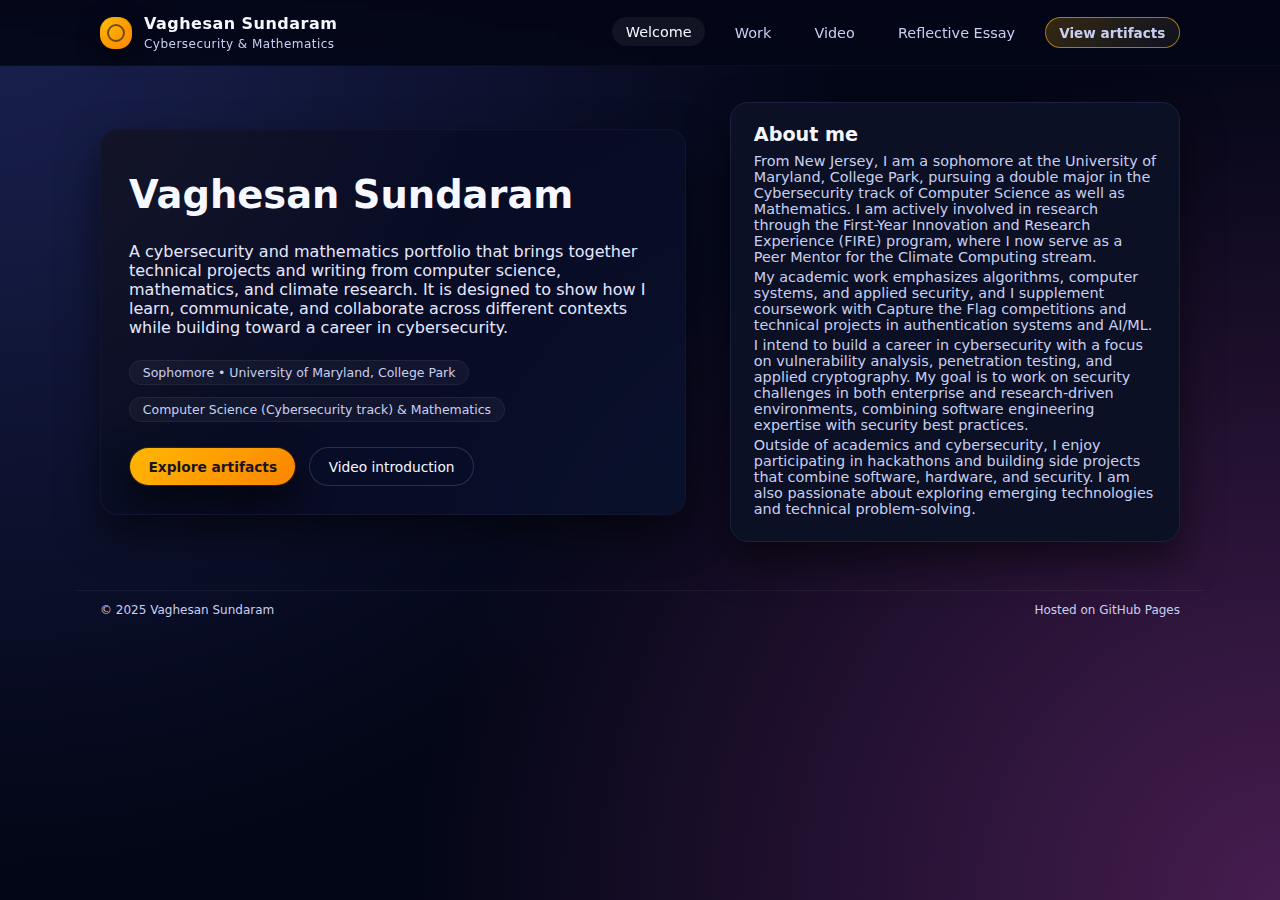
<file: index.html>
<!DOCTYPE html>
<html lang="en">
<head>
  <meta charset="UTF-8" />
  <title>Portfolio | Vaghesan Sundaram</title>
  <meta name="viewport" content="width=device-width, initial-scale=1" />
  <link rel="stylesheet" href="assets/css/style.css" />
</head>
<body>
  <header class="site-header">
    <nav class="nav">
      <a href="index.html" class="nav-brand">
        <span class="nav-logo"></span>
        <span>
          <span>Vaghesan Sundaram</span><br />
          <span class="nav-subtitle">Cybersecurity & Mathematics</span>
        </span>
      </a>
      <div class="nav-links">
        <a href="index.html" aria-current="page">Welcome</a>
        <a href="work.html">Work</a>
        <a href="video.html">Video</a>
        <a href="reflective.html">Reflective Essay</a>
        <a href="work.html" class="nav-cta">View artifacts</a>
      </div>
    </nav>
  </header>

  <main class="page">
    <section class="hero">
      <div class="hero-main">
        <div class="hero-main-inner">
          <h1 class="hero-title">
            Vaghesan Sundaram
          </h1>
          <p class="hero-tagline">
            A cybersecurity and mathematics portfolio that brings together technical projects and writing from computer science, mathematics, and climate research.
            It is designed to show how I learn, communicate, and collaborate across different contexts while building toward a career in cybersecurity.
          </p>

          <div class="hero-meta">
            <span class="badge">Sophomore • University of Maryland, College Park</span>
            <span class="badge">Computer Science (Cybersecurity track) & Mathematics</span>
          </div>

          <div class="hero-actions">
            <a href="work.html" class="btn btn-primary">
              Explore artifacts
            </a>
            <a href="video.html" class="btn btn-ghost">
              Video introduction
            </a>
          </div>
        </div>
      </div>

      <aside class="hero-aside">
        <article class="panel">
          <h2>About me</h2>
          <p>
            From New Jersey, I am a sophomore at the University of Maryland, College Park, pursuing a double major in the Cybersecurity track of Computer Science as well as Mathematics.
            I am actively involved in research through the First-Year Innovation and Research Experience (FIRE) program, where I now serve as a Peer Mentor for the Climate Computing stream.
          </p>
          <p>
            My academic work emphasizes algorithms, computer systems, and applied security, and I supplement coursework with Capture the Flag competitions and technical projects in authentication systems and AI/ML.
          </p>
          <p>
            I intend to build a career in cybersecurity with a focus on vulnerability analysis, penetration testing, and applied cryptography. My goal is to work on security challenges in both enterprise and research-driven environments, combining software engineering expertise with security best practices.
          </p>
          <p>
            Outside of academics and cybersecurity, I enjoy participating in hackathons and building side projects that combine software, hardware, and security. I am also passionate about exploring emerging technologies and technical problem-solving.
          </p>
        </article>
      </aside>
    </section>
  </main>

  <footer class="site-footer">
    <span>© 2025 Vaghesan Sundaram</span>
    <span>Hosted on GitHub Pages</span>
  </footer>
</body>
</html>
</file>
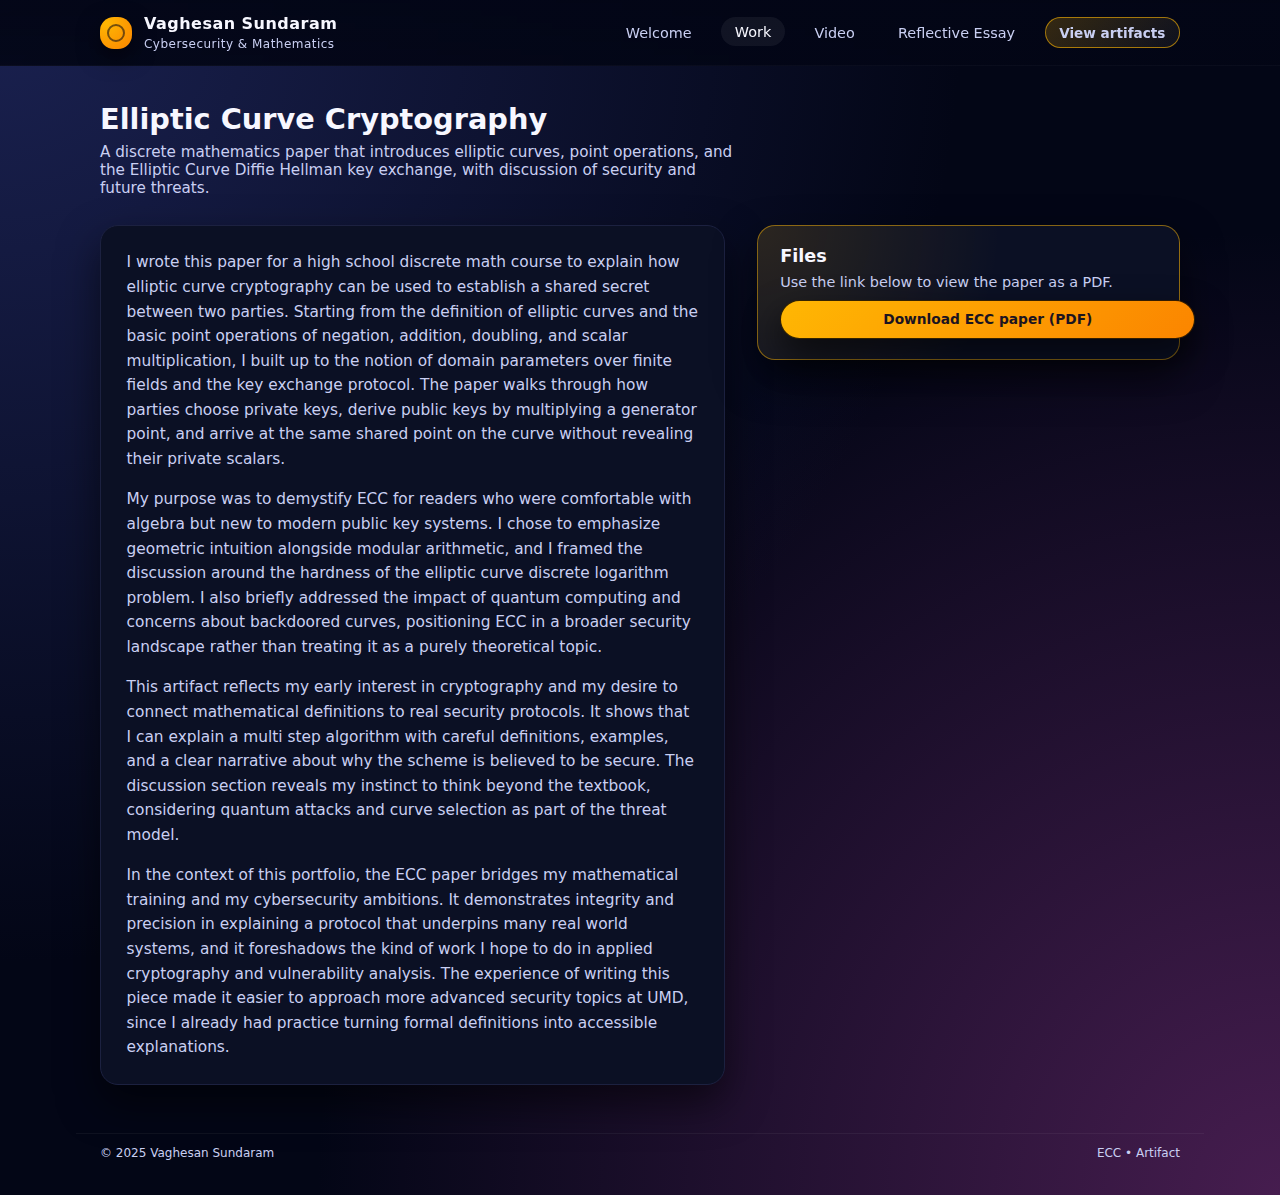
<file: artifact-ecc.html>
<!DOCTYPE html>
<html lang="en">
<head>
  <meta charset="UTF-8" />
  <title>Elliptic Curve Cryptography Paper | Artifact | Vaghesan Sundaram</title>
  <meta name="viewport" content="width=device-width, initial-scale=1" />
  <link rel="stylesheet" href="assets/css/style.css" />
</head>
<body>
  <header class="site-header">
    <nav class="nav">
      <a href="index.html" class="nav-brand">
        <span class="nav-logo"></span>
        <span>
          <span>Vaghesan Sundaram</span><br />
          <span class="nav-subtitle">Cybersecurity & Mathematics</span>
        </span>
      </a>
      <div class="nav-links">
        <a href="index.html">Welcome</a>
        <a href="work.html" aria-current="page">Work</a>
        <a href="video.html">Video</a>
        <a href="reflective.html">Reflective Essay</a>
        <a href="work.html" class="nav-cta">View artifacts</a>
      </div>
    </nav>
  </header>

  <main class="page">
    <header class="page-heading">
      <h1>Elliptic Curve Cryptography</h1>
      <p>
        A discrete mathematics paper that introduces elliptic curves, point operations, and the Elliptic Curve Diffie Hellman key exchange, with discussion of security and future threats.
      </p>
    </header>

    <section class="layout-split">
      <article class="article">

        <p>
          I wrote this paper for a high school discrete math course to explain how elliptic curve cryptography can be used to establish a shared secret between two parties.
          Starting from the definition of elliptic curves and the basic point operations of negation, addition, doubling, and scalar multiplication, I built up to the notion of domain parameters over finite fields and the key exchange protocol.
          The paper walks through how parties choose private keys, derive public keys by multiplying a generator point, and arrive at the same shared point on the curve without revealing their private scalars.
        </p>
        <p>
          My purpose was to demystify ECC for readers who were comfortable with algebra but new to modern public key systems.
          I chose to emphasize geometric intuition alongside modular arithmetic, and I framed the discussion around the hardness of the elliptic curve discrete logarithm problem.
          I also briefly addressed the impact of quantum computing and concerns about backdoored curves, positioning ECC in a broader security landscape rather than treating it as a purely theoretical topic.
        </p>


        <p>
          This artifact reflects my early interest in cryptography and my desire to connect mathematical definitions to real security protocols.
          It shows that I can explain a multi step algorithm with careful definitions, examples, and a clear narrative about why the scheme is believed to be secure.
          The discussion section reveals my instinct to think beyond the textbook, considering quantum attacks and curve selection as part of the threat model.
        </p>
        <p>
          In the context of this portfolio, the ECC paper bridges my mathematical training and my cybersecurity ambitions.
          It demonstrates integrity and precision in explaining a protocol that underpins many real world systems, and it foreshadows the kind of work I hope to do in applied cryptography and vulnerability analysis.
          The experience of writing this piece made it easier to approach more advanced security topics at UMD, since I already had practice turning formal definitions into accessible explanations.
        </p>
      </article>

      <aside class="sidebar-box">
        <h2>Files</h2>
        <p style="font-size:0.9rem;color:var(--muted);">
          Use the link below to view the paper as a PDF.
        </p>
        <a
          href="assets/artifacts/Elliptic_Curve_Cryptography.pdf"
          class="btn btn-primary"
          target="_blank"
          rel="noopener"
        >
          Download ECC paper (PDF)
        </a>
      </aside>

    </section>
  </main>

  <footer class="site-footer">
    <span>© 2025 Vaghesan Sundaram</span>
    <span>ECC • Artifact</span>
  </footer>
</body>
</html>
</file>
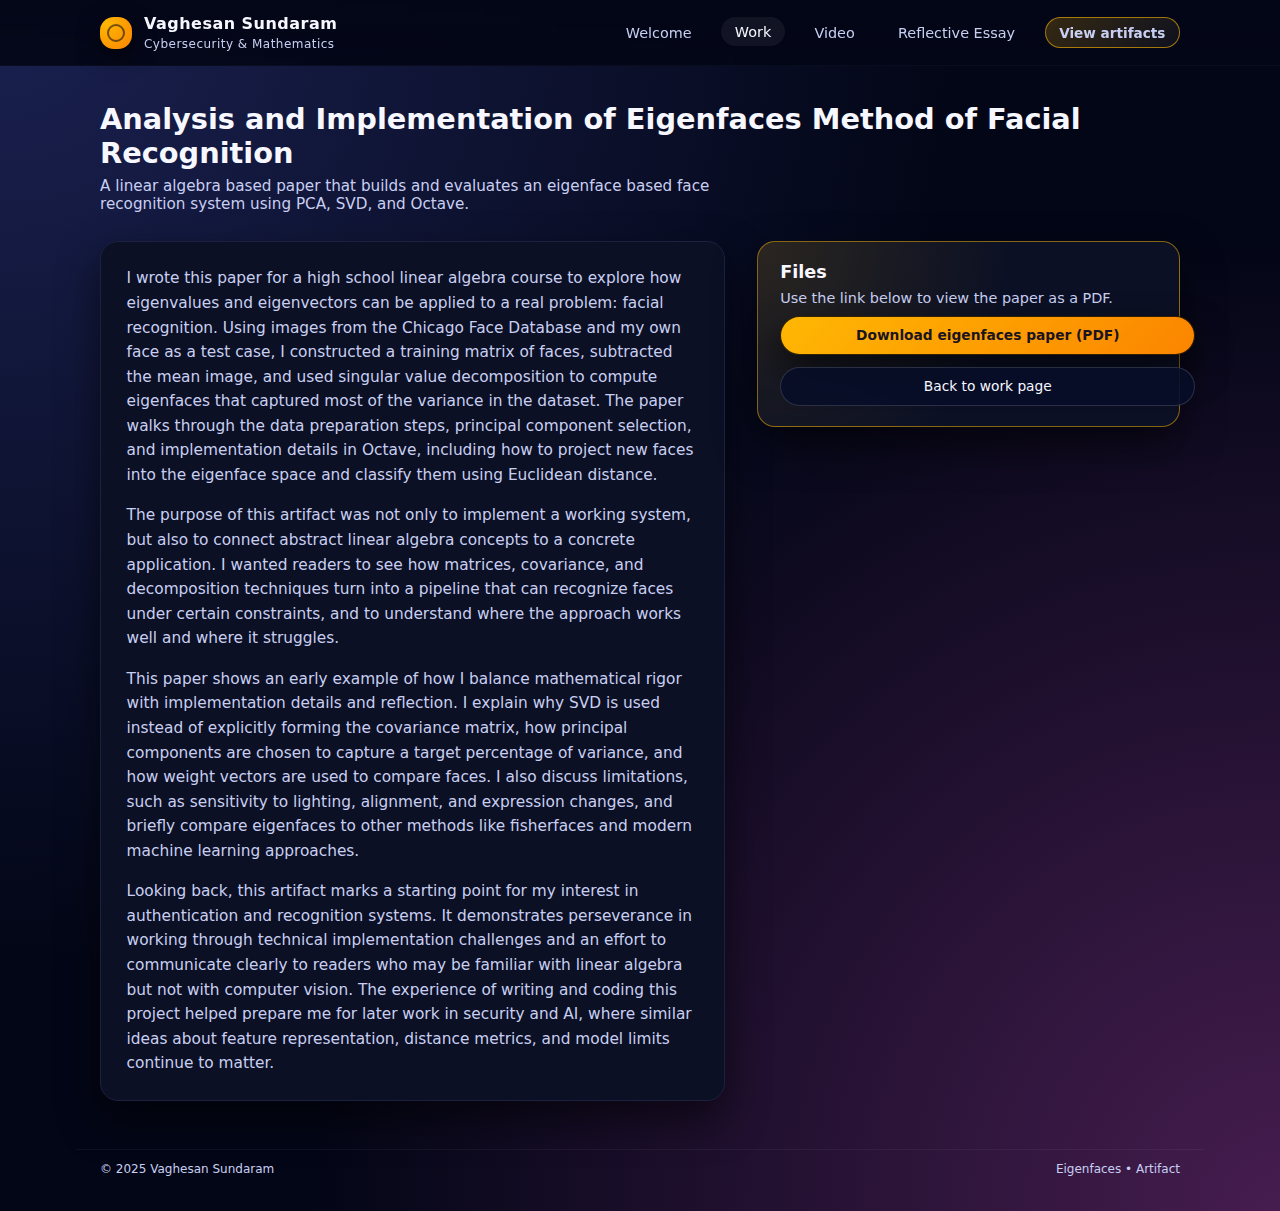
<file: artifact-eigenfaces.html>
<!DOCTYPE html>
<html lang="en">
<head>
  <meta charset="UTF-8" />
  <title>Eigenfaces Paper | Artifact | Vaghesan Sundaram</title>
  <meta name="viewport" content="width=device-width, initial-scale=1" />
  <link rel="stylesheet" href="assets/css/style.css" />
</head>
<body>
  <header class="site-header">
    <nav class="nav">
      <a href="index.html" class="nav-brand">
        <span class="nav-logo"></span>
        <span>
          <span>Vaghesan Sundaram</span><br />
          <span class="nav-subtitle">Cybersecurity & Mathematics</span>
        </span>
      </a>
      <div class="nav-links">
        <a href="index.html">Welcome</a>
        <a href="work.html" aria-current="page">Work</a>
        <a href="video.html">Video</a>
        <a href="reflective.html">Reflective Essay</a>
        <a href="work.html" class="nav-cta">View artifacts</a>
      </div>
    </nav>
  </header>

  <main class="page">
    <header class="page-heading">
      <h1>Analysis and Implementation of Eigenfaces Method of Facial Recognition</h1>
      <p>
        A linear algebra based paper that builds and evaluates an eigenface based face recognition system using PCA, SVD, and Octave.
      </p>
    </header>

    <section class="layout-split">
      <article class="article">
    
        <p>
          I wrote this paper for a high school linear algebra course to explore how eigenvalues and eigenvectors can be applied to a real problem: facial recognition.
          Using images from the Chicago Face Database and my own face as a test case, I constructed a training matrix of faces, subtracted the mean image, and used singular value decomposition to compute eigenfaces that captured most of the variance in the dataset.
          The paper walks through the data preparation steps, principal component selection, and implementation details in Octave, including how to project new faces into the eigenface space and classify them using Euclidean distance.
        </p>
        <p>
          The purpose of this artifact was not only to implement a working system, but also to connect abstract linear algebra concepts to a concrete application.
          I wanted readers to see how matrices, covariance, and decomposition techniques turn into a pipeline that can recognize faces under certain constraints, and to understand where the approach works well and where it struggles.
        </p>

    
        <p>
          This paper shows an early example of how I balance mathematical rigor with implementation details and reflection.
          I explain why SVD is used instead of explicitly forming the covariance matrix, how principal components are chosen to capture a target percentage of variance, and how weight vectors are used to compare faces.
          I also discuss limitations, such as sensitivity to lighting, alignment, and expression changes, and briefly compare eigenfaces to other methods like fisherfaces and modern machine learning approaches.
        </p>
        <p>
          Looking back, this artifact marks a starting point for my interest in authentication and recognition systems.
          It demonstrates perseverance in working through technical implementation challenges and an effort to communicate clearly to readers who may be familiar with linear algebra but not with computer vision.
          The experience of writing and coding this project helped prepare me for later work in security and AI, where similar ideas about feature representation, distance metrics, and model limits continue to matter.
        </p>
      </article>

      <aside class="sidebar-box">
        <h2>Files</h2>
        <p style="font-size:0.9rem;color:var(--muted);">
          Use the link below to view the paper as a PDF.
        </p>
        <a
          href="assets/artifacts/Eigenfaces.pdf"
          class="btn btn-primary"
          target="_blank"
          rel="noopener"
        >
          Download eigenfaces paper (PDF)
        </a>
        <a href="work.html" class="btn btn-ghost" style="margin-top:0.75rem;">
          Back to work page
        </a>
      </aside>
    </section>
  </main>

  <footer class="site-footer">
    <span>© 2025 Vaghesan Sundaram</span>
    <span>Eigenfaces • Artifact</span>
  </footer>
</body>
</html>
</file>
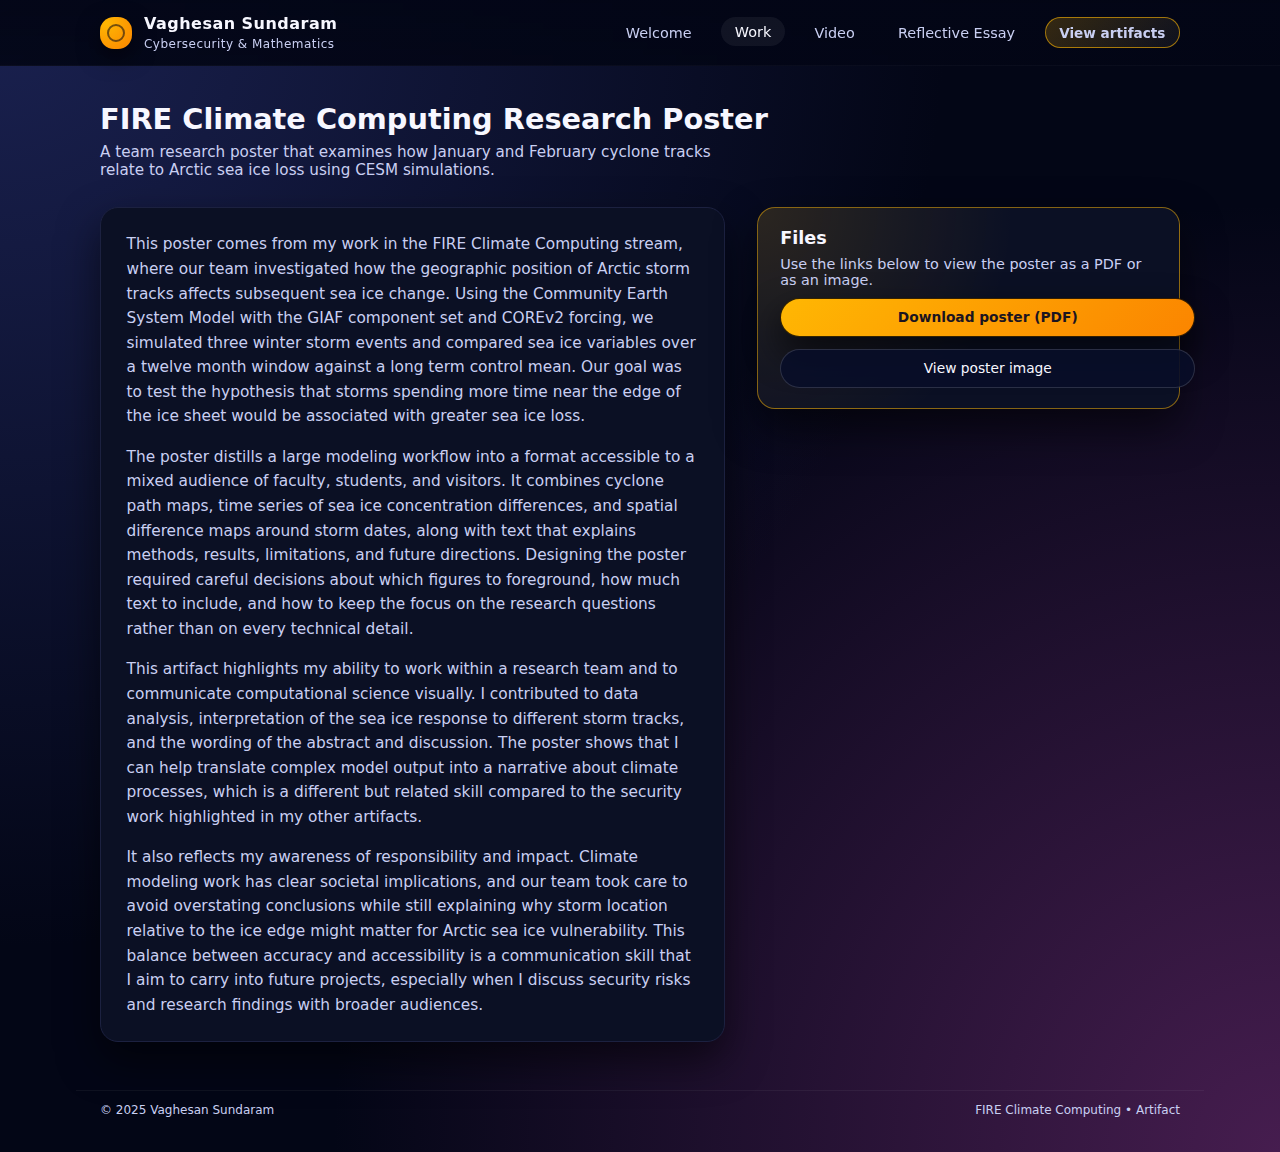
<file: artifact-fire-poster.html>
<!DOCTYPE html>
<html lang="en">
<head>
  <meta charset="UTF-8" />
  <title>FIRE Climate Computing Poster | Artifact | Vaghesan Sundaram</title>
  <meta name="viewport" content="width=device-width, initial-scale=1" />
  <link rel="stylesheet" href="assets/css/style.css" />
</head>
<body>
  <header class="site-header">
    <nav class="nav">
      <a href="index.html" class="nav-brand">
        <span class="nav-logo"></span>
        <span>
          <span>Vaghesan Sundaram</span><br />
          <span class="nav-subtitle">Cybersecurity & Mathematics</span>
        </span>
      </a>
      <div class="nav-links">
        <a href="index.html">Welcome</a>
        <a href="work.html" aria-current="page">Work</a>
        <a href="video.html">Video</a>
        <a href="reflective.html">Reflective Essay</a>
        <a href="work.html" class="nav-cta">View artifacts</a>
      </div>
    </nav>
  </header>

  <main class="page">
    <header class="page-heading">
      <h1>FIRE Climate Computing Research Poster</h1>
      <p>
        A team research poster that examines how January and February cyclone tracks relate to Arctic sea ice loss using CESM simulations.
      </p>
    </header>

    <section class="layout-split">
      <article class="article">
        <p>
          This poster comes from my work in the FIRE Climate Computing stream, where our team investigated how the geographic position of Arctic storm tracks affects subsequent sea ice change.
          Using the Community Earth System Model with the GIAF component set and COREv2 forcing, we simulated three winter storm events and compared sea ice variables over a twelve month window against a long term control mean.
          Our goal was to test the hypothesis that storms spending more time near the edge of the ice sheet would be associated with greater sea ice loss.
        </p>
        <p>
          The poster distills a large modeling workflow into a format accessible to a mixed audience of faculty, students, and visitors.
          It combines cyclone path maps, time series of sea ice concentration differences, and spatial difference maps around storm dates, along with text that explains methods, results, limitations, and future directions.
          Designing the poster required careful decisions about which figures to foreground, how much text to include, and how to keep the focus on the research questions rather than on every technical detail.
        </p>

        <p>
          This artifact highlights my ability to work within a research team and to communicate computational science visually.
          I contributed to data analysis, interpretation of the sea ice response to different storm tracks, and the wording of the abstract and discussion.
          The poster shows that I can help translate complex model output into a narrative about climate processes, which is a different but related skill compared to the security work highlighted in my other artifacts.
        </p>
        <p>
          It also reflects my awareness of responsibility and impact.
          Climate modeling work has clear societal implications, and our team took care to avoid overstating conclusions while still explaining why storm location relative to the ice edge might matter for Arctic sea ice vulnerability.
          This balance between accuracy and accessibility is a communication skill that I aim to carry into future projects, especially when I discuss security risks and research findings with broader audiences.
        </p>
      </article>

      <aside class="sidebar-box">
        <h2>Files</h2>
        <p style="font-size:0.9rem;color:var(--muted);">
          Use the links below to view the poster as a PDF or as an image.
        </p>
        <a
          href="assets/artifacts/Fire_Poster.pdf"
          class="btn btn-primary"
          target="_blank"
          rel="noopener"
        >
          Download poster (PDF)
        </a>
        <a
          href="assets/artifacts/FIRE_poster.png"
          class="btn btn-ghost"
          target="_blank"
          rel="noopener"
        >
          View poster image
        </a>
      </aside>

    </section>
  </main>

  <footer class="site-footer">
    <span>© 2025 Vaghesan Sundaram</span>
    <span>FIRE Climate Computing • Artifact</span>
  </footer>
</body>
</html>
</file>
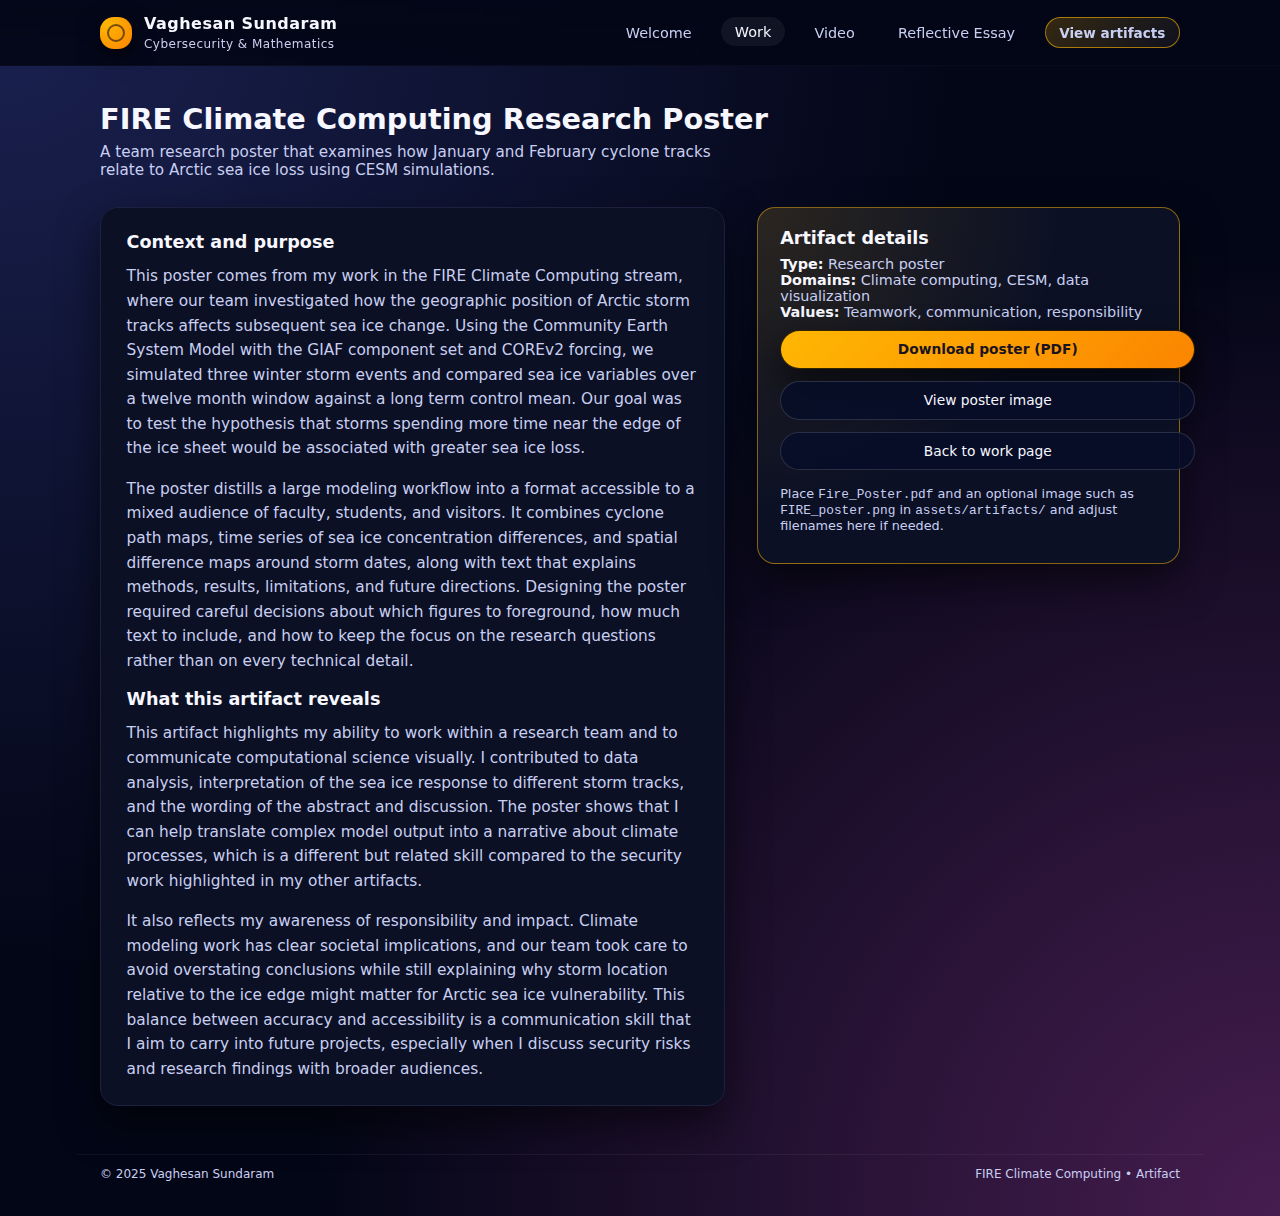
<file: artifact-fire.html>
<!DOCTYPE html>
<html lang="en">
<head>
  <meta charset="UTF-8" />
  <title>FIRE Climate Computing Poster | Artifact | Vaghesan Sundaram</title>
  <meta name="viewport" content="width=device-width, initial-scale=1" />
  <link rel="stylesheet" href="assets/css/style.css" />
</head>
<body>
  <header class="site-header">
    <nav class="nav">
      <a href="index.html" class="nav-brand">
        <span class="nav-logo"></span>
        <span>
          <span>Vaghesan Sundaram</span><br />
          <span class="nav-subtitle">Cybersecurity & Mathematics</span>
        </span>
      </a>
      <div class="nav-links">
        <a href="index.html">Welcome</a>
        <a href="work.html" aria-current="page">Work</a>
        <a href="video.html">Video</a>
        <a href="reflective.html">Reflective Essay</a>
        <a href="work.html" class="nav-cta">View artifacts</a>
      </div>
    </nav>
  </header>

  <main class="page">
    <header class="page-heading">
      <h1>FIRE Climate Computing Research Poster</h1>
      <p>
        A team research poster that examines how January and February cyclone tracks relate to Arctic sea ice loss using CESM simulations.
      </p>
    </header>

    <section class="layout-split">
      <article class="article">
        <h2>Context and purpose</h2>
        <p>
          This poster comes from my work in the FIRE Climate Computing stream, where our team investigated how the geographic position of Arctic storm tracks affects subsequent sea ice change.
          Using the Community Earth System Model with the GIAF component set and COREv2 forcing, we simulated three winter storm events and compared sea ice variables over a twelve month window against a long term control mean.
          Our goal was to test the hypothesis that storms spending more time near the edge of the ice sheet would be associated with greater sea ice loss.
        </p>
        <p>
          The poster distills a large modeling workflow into a format accessible to a mixed audience of faculty, students, and visitors.
          It combines cyclone path maps, time series of sea ice concentration differences, and spatial difference maps around storm dates, along with text that explains methods, results, limitations, and future directions.
          Designing the poster required careful decisions about which figures to foreground, how much text to include, and how to keep the focus on the research questions rather than on every technical detail.
        </p>

        <h2>What this artifact reveals</h2>
        <p>
          This artifact highlights my ability to work within a research team and to communicate computational science visually.
          I contributed to data analysis, interpretation of the sea ice response to different storm tracks, and the wording of the abstract and discussion.
          The poster shows that I can help translate complex model output into a narrative about climate processes, which is a different but related skill compared to the security work highlighted in my other artifacts.
        </p>
        <p>
          It also reflects my awareness of responsibility and impact.
          Climate modeling work has clear societal implications, and our team took care to avoid overstating conclusions while still explaining why storm location relative to the ice edge might matter for Arctic sea ice vulnerability.
          This balance between accuracy and accessibility is a communication skill that I aim to carry into future projects, especially when I discuss security risks and research findings with broader audiences.
        </p>
      </article>

      <aside class="sidebar-box">
        <h2>Artifact details</h2>
        <p class="artifact-meta">
          <strong>Type:</strong> Research poster<br />
          <strong>Domains:</strong> Climate computing, CESM, data visualization<br />
          <strong>Values:</strong> Teamwork, communication, responsibility
        </p>
        <a
          href="assets/artifacts/Fire_Poster.pdf"
          class="btn btn-primary"
          target="_blank"
          rel="noopener"
        >
          Download poster (PDF)
        </a>
        <a
          href="assets/artifacts/FIRE_poster.pdf"
          class="btn btn-ghost"
          target="_blank"
          rel="noopener"
          style="margin-top:0.75rem;"
        >
          View poster image
        </a>
        <a href="work.html" class="btn btn-ghost" style="margin-top:0.75rem;">
          Back to work page
        </a>
        <p style="margin-top:1rem;font-size:0.8rem;color:var(--muted);">
          Place <code>Fire_Poster.pdf</code> and an optional image such as
          <code>FIRE_poster.png</code> in <code>assets/artifacts/</code> and adjust
          filenames here if needed.
        </p>
      </aside>
    </section>
  </main>

  <footer class="site-footer">
    <span>© 2025 Vaghesan Sundaram</span>
    <span>FIRE Climate Computing • Artifact</span>
  </footer>
</body>
</html>
</file>
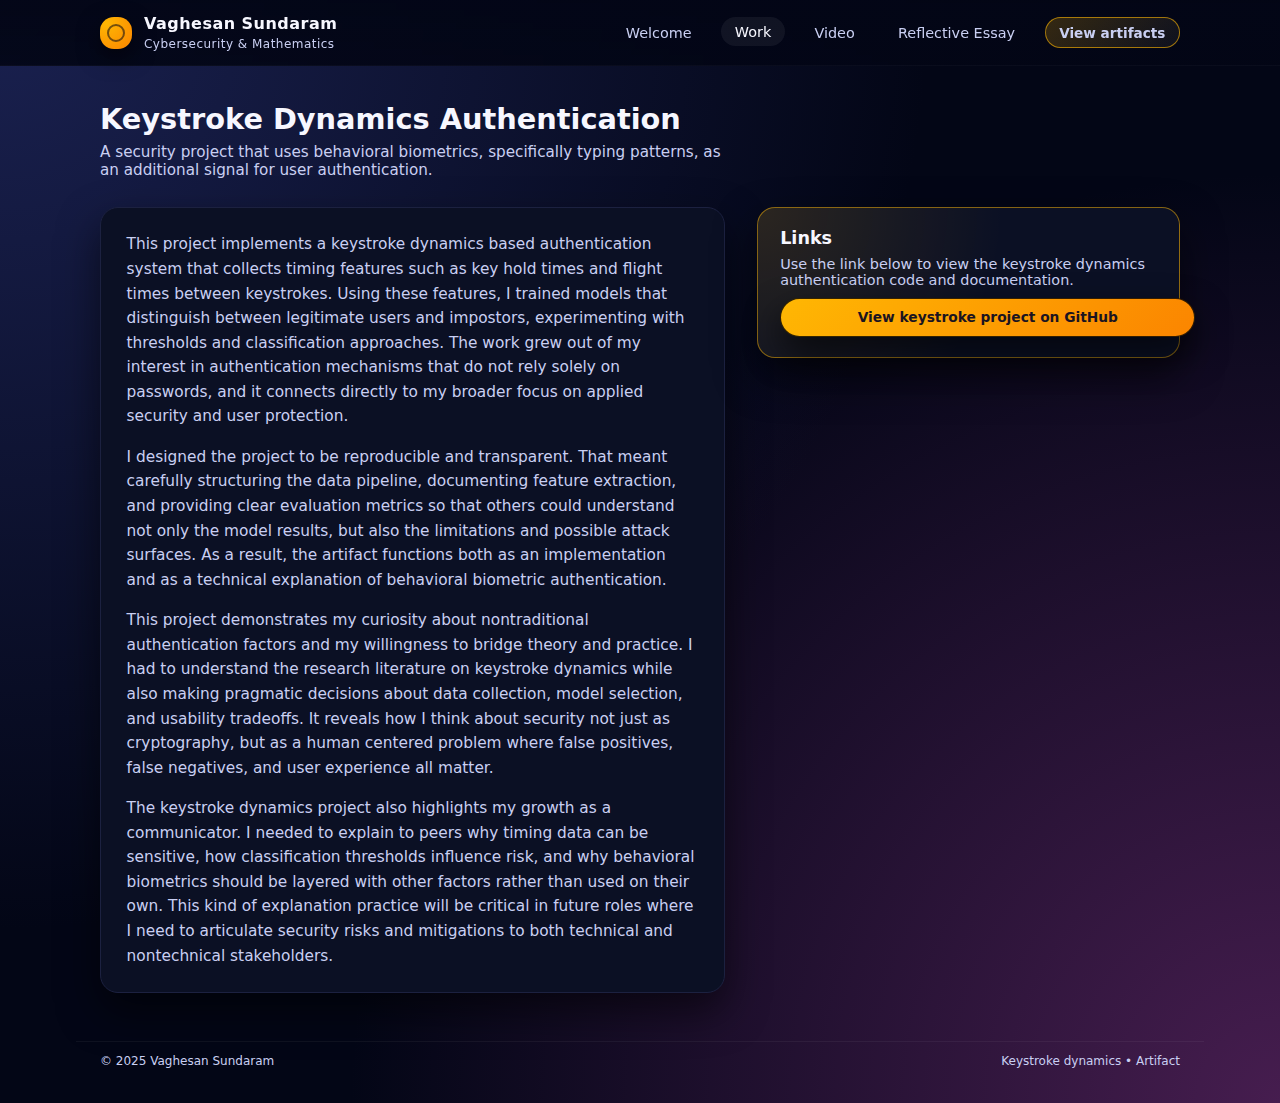
<file: artifact-keystroke.html>
<!DOCTYPE html>
<html lang="en">
<head>
  <meta charset="UTF-8" />
  <title>Keystroke Dynamics Authentication | Artifact | Vaghesan Sundaram</title>
  <meta name="viewport" content="width=device-width, initial-scale=1" />
  <link rel="stylesheet" href="assets/css/style.css" />
</head>
<body>
  <header class="site-header">
    <nav class="nav">
      <a href="index.html" class="nav-brand">
        <span class="nav-logo"></span>
        <span>
          <span>Vaghesan Sundaram</span><br />
          <span class="nav-subtitle">Cybersecurity & Mathematics</span>
        </span>
      </a>
      <div class="nav-links">
        <a href="index.html">Welcome</a>
        <a href="work.html" aria-current="page">Work</a>
        <a href="video.html">Video</a>
        <a href="reflective.html">Reflective Essay</a>
        <a href="work.html" class="nav-cta">View artifacts</a>
      </div>
    </nav>
  </header>

  <main class="page">
    <header class="page-heading">
      <h1>Keystroke Dynamics Authentication</h1>
      <p>
        A security project that uses behavioral biometrics, specifically typing patterns, as an additional signal for user authentication.
      </p>
    </header>

    <section class="layout-split">
      <article class="article">
        <p>
          This project implements a keystroke dynamics based authentication system that collects timing features such as key hold times and flight times between keystrokes.
          Using these features, I trained models that distinguish between legitimate users and impostors, experimenting with thresholds and classification approaches.
          The work grew out of my interest in authentication mechanisms that do not rely solely on passwords, and it connects directly to my broader focus on applied security and user protection.
        </p>
        <p>
          I designed the project to be reproducible and transparent.
          That meant carefully structuring the data pipeline, documenting feature extraction, and providing clear evaluation metrics so that others could understand not only the model results, but also the limitations and possible attack surfaces.
          As a result, the artifact functions both as an implementation and as a technical explanation of behavioral biometric authentication.
        </p>

        <p>
          This project demonstrates my curiosity about nontraditional authentication factors and my willingness to bridge theory and practice.
          I had to understand the research literature on keystroke dynamics while also making pragmatic decisions about data collection, model selection, and usability tradeoffs.
          It reveals how I think about security not just as cryptography, but as a human centered problem where false positives, false negatives, and user experience all matter.
        </p>
        <p>
          The keystroke dynamics project also highlights my growth as a communicator.
          I needed to explain to peers why timing data can be sensitive, how classification thresholds influence risk, and why behavioral biometrics should be layered with other factors rather than used on their own.
          This kind of explanation practice will be critical in future roles where I need to articulate security risks and mitigations to both technical and nontechnical stakeholders.
        </p>
      </article>

      <aside class="sidebar-box">
        <h2>Links</h2>
        <p style="font-size:0.9rem;color:var(--muted);">
          Use the link below to view the keystroke dynamics authentication code and documentation.
        </p>
        <a
          href="https://github.com/VaghesanSundaram/keystrokes-dynamics-authentication"
          class="btn btn-primary"
          target="_blank"
          rel="noopener"
        >
          View keystroke project on GitHub
        </a>
      </aside>

    </section>
  </main>

  <footer class="site-footer">
    <span>© 2025 Vaghesan Sundaram</span>
    <span>Keystroke dynamics • Artifact</span>
  </footer>
</body>
</html>
</file>
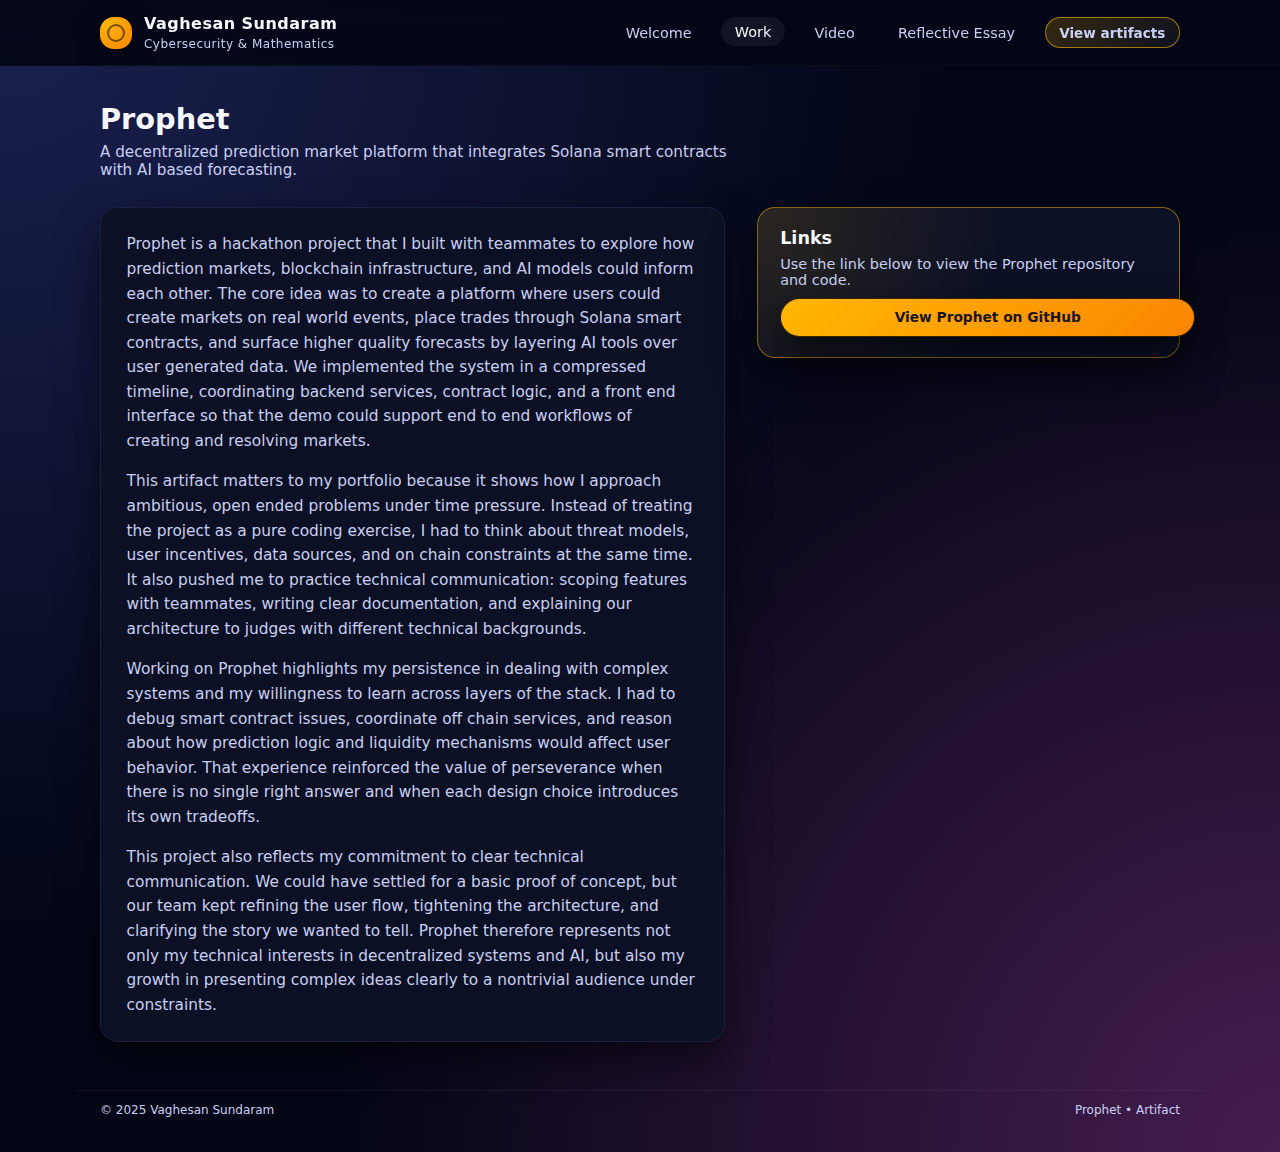
<file: artifact-prophet.html>
<!DOCTYPE html>
<html lang="en">
<head>
  <meta charset="UTF-8" />
  <title>Prophet | Artifact | Vaghesan Sundaram</title>
  <meta name="viewport" content="width=device-width, initial-scale=1" />
  <link rel="stylesheet" href="assets/css/style.css" />
</head>
<body>
  <header class="site-header">
    <nav class="nav">
      <a href="index.html" class="nav-brand">
        <span class="nav-logo"></span>
        <span>
          <span>Vaghesan Sundaram</span><br />
          <span class="nav-subtitle">Cybersecurity & Mathematics</span>
        </span>
      </a>
      <div class="nav-links">
        <a href="index.html">Welcome</a>
        <a href="work.html" aria-current="page">Work</a>
        <a href="video.html">Video</a>
        <a href="reflective.html">Reflective Essay</a>
        <a href="work.html" class="nav-cta">View artifacts</a>
      </div>
    </nav>
  </header>

  <main class="page">
    <header class="page-heading">
      <h1>Prophet</h1>
      <p>
        A decentralized prediction market platform that integrates Solana smart contracts with AI based forecasting.
      </p>
    </header>

    <section class="layout-split">
      <article class="article">
        <p>
          Prophet is a hackathon project that I built with teammates to explore how prediction markets, blockchain infrastructure, and AI models could inform each other.
          The core idea was to create a platform where users could create markets on real world events, place trades through Solana smart contracts, and surface higher quality forecasts by layering AI tools over user generated data.
          We implemented the system in a compressed timeline, coordinating backend services, contract logic, and a front end interface so that the demo could support end to end workflows of creating and resolving markets.
        </p>
        <p>
          This artifact matters to my portfolio because it shows how I approach ambitious, open ended problems under time pressure.
          Instead of treating the project as a pure coding exercise, I had to think about threat models, user incentives, data sources, and on chain constraints at the same time.
          It also pushed me to practice technical communication: scoping features with teammates, writing clear documentation, and explaining our architecture to judges with different technical backgrounds.
        </p>

        <p>
          Working on Prophet highlights my persistence in dealing with complex systems and my willingness to learn across layers of the stack.
          I had to debug smart contract issues, coordinate off chain services, and reason about how prediction logic and liquidity mechanisms would affect user behavior.
          That experience reinforced the value of perseverance when there is no single right answer and when each design choice introduces its own tradeoffs.
        </p>
        <p>
          This project also reflects my commitment to clear technical communication.
          We could have settled for a basic proof of concept, but our team kept refining the user flow, tightening the architecture, and clarifying the story we wanted to tell.
          Prophet therefore represents not only my technical interests in decentralized systems and AI, but also my growth in presenting complex ideas clearly to a nontrivial audience under constraints.
        </p>
      </article>

            <aside class="sidebar-box">
        <h2>Links</h2>
        <p style="font-size:0.9rem;color:var(--muted);">
          Use the link below to view the Prophet repository and code.
        </p>
        <a
          href="https://github.com/shaanompatel/Prophet"
          class="btn btn-primary"
          target="_blank"
          rel="noopener"
        >
          View Prophet on GitHub
        </a>
      </aside>

    </section>
  </main>

  <footer class="site-footer">
    <span>© 2025 Vaghesan Sundaram</span>
    <span>Prophet • Artifact</span>
  </footer>
</body>
</html>
</file>
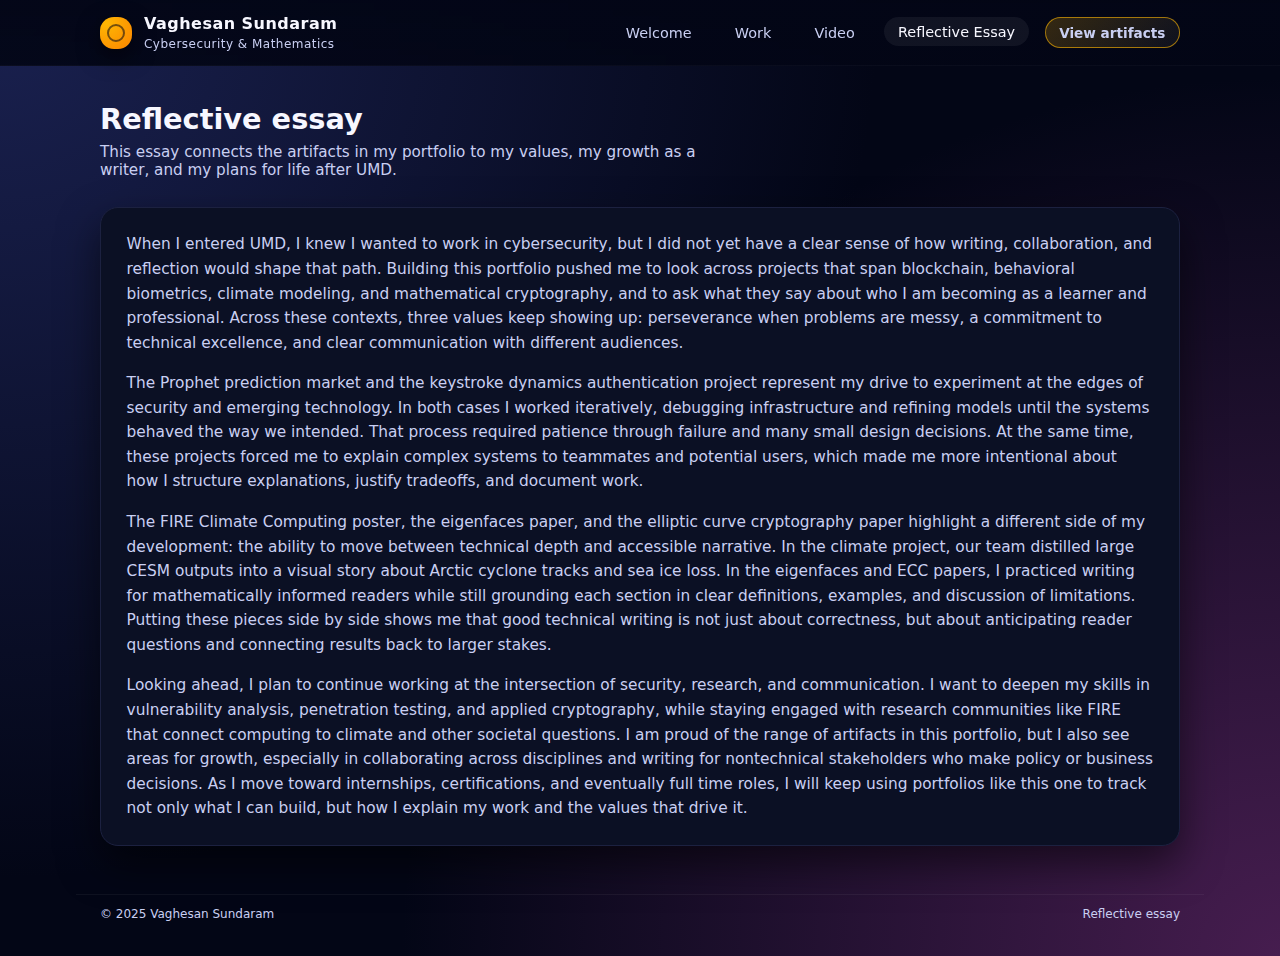
<file: reflective.html>
<!DOCTYPE html>
<html lang="en">
<head>
  <meta charset="UTF-8" />
  <title>Reflective Essay | Vaghesan Sundaram</title>
  <meta name="viewport" content="width=device-width, initial-scale=1" />
  <link rel="stylesheet" href="assets/css/style.css" />
</head>
<body>
  <header class="site-header">
    <nav class="nav">
      <a href="index.html" class="nav-brand">
        <span class="nav-logo"></span>
        <span>
          <span>Vaghesan Sundaram</span><br />
          <span class="nav-subtitle">Cybersecurity & Mathematics</span>
        </span>
      </a>
      <div class="nav-links">
        <a href="index.html">Welcome</a>
        <a href="work.html">Work</a>
        <a href="video.html">Video</a>
        <a href="reflective.html" aria-current="page">Reflective Essay</a>
        <a href="work.html" class="nav-cta">View artifacts</a>
      </div>
    </nav>
  </header>

  <main class="page">
    <header class="page-heading">
      <h1>Reflective essay</h1>
      <p>
        This essay connects the artifacts in my portfolio to my values, my growth as a writer, and my plans for life after UMD.
      </p>
    </header>

    <article class="article">
      <p>
        When I entered UMD, I knew I wanted to work in cybersecurity, but I did not yet have a clear sense of how writing, collaboration, and reflection would shape that path. Building this portfolio pushed me to look across projects that span blockchain, behavioral biometrics, climate modeling, and mathematical cryptography, and to ask what they say about who I am becoming as a learner and professional. Across these contexts, three values keep showing up: perseverance when problems are messy, a commitment to technical excellence, and clear communication with different audiences.
      </p>
      <p>
        The Prophet prediction market and the keystroke dynamics authentication project represent my drive to experiment at the edges of security and emerging technology. In both cases I worked iteratively, debugging infrastructure and refining models until the systems behaved the way we intended. That process required patience through failure and many small design decisions. At the same time, these projects forced me to explain complex systems to teammates and potential users, which made me more intentional about how I structure explanations, justify tradeoffs, and document work.
      </p>
      <p>
        The FIRE Climate Computing poster, the eigenfaces paper, and the elliptic curve cryptography paper highlight a different side of my development: the ability to move between technical depth and accessible narrative. In the climate project, our team distilled large CESM outputs into a visual story about Arctic cyclone tracks and sea ice loss. In the eigenfaces and ECC papers, I practiced writing for mathematically informed readers while still grounding each section in clear definitions, examples, and discussion of limitations. Putting these pieces side by side shows me that good technical writing is not just about correctness, but about anticipating reader questions and connecting results back to larger stakes.
      </p>
      <p>
        Looking ahead, I plan to continue working at the intersection of security, research, and communication. I want to deepen my skills in vulnerability analysis, penetration testing, and applied cryptography, while staying engaged with research communities like FIRE that connect computing to climate and other societal questions. I am proud of the range of artifacts in this portfolio, but I also see areas for growth, especially in collaborating across disciplines and writing for nontechnical stakeholders who make policy or business decisions. As I move toward internships, certifications, and eventually full time roles, I will keep using portfolios like this one to track not only what I can build, but how I explain my work and the values that drive it.
      </p>
    </article>
  </main>

  <footer class="site-footer">
    <span>© 2025 Vaghesan Sundaram</span>
    <span>Reflective essay</span>
  </footer>
</body>
</html>
</file>
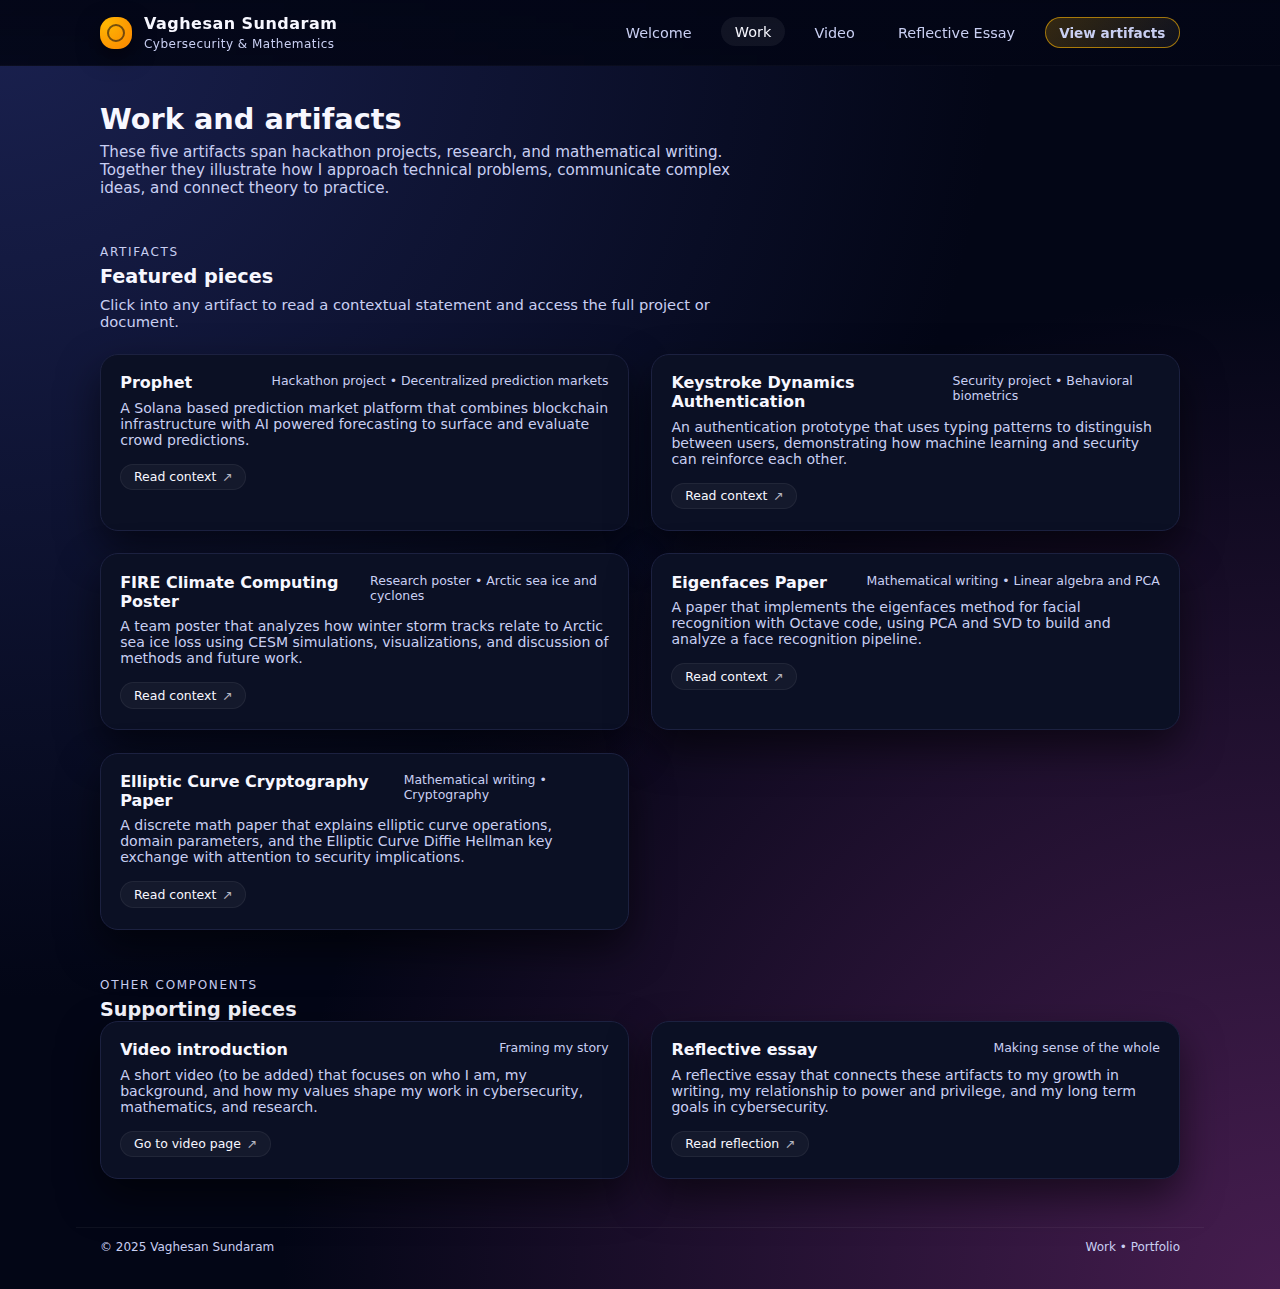
<file: work.html>
<!DOCTYPE html>
<html lang="en">
<head>
  <meta charset="UTF-8" />
  <title>Work | Vaghesan Sundaram</title>
  <meta name="viewport" content="width=device-width, initial-scale=1" />
  <link rel="stylesheet" href="assets/css/style.css" />
</head>
<body>
  <header class="site-header">
    <nav class="nav">
      <a href="index.html" class="nav-brand">
        <span class="nav-logo"></span>
        <span>
          <span>Vaghesan Sundaram</span><br />
          <span class="nav-subtitle">Cybersecurity & Mathematics</span>
        </span>
      </a>
      <div class="nav-links">
        <a href="index.html">Welcome</a>
        <a href="work.html" aria-current="page">Work</a>
        <a href="video.html">Video</a>
        <a href="reflective.html">Reflective Essay</a>
        <a href="work.html" class="nav-cta">View artifacts</a>
      </div>
    </nav>
  </header>

  <main class="page">
    <header class="page-heading">
      <h1>Work and artifacts</h1>
      <p>
        These five artifacts span hackathon projects, research, and mathematical writing.
        Together they illustrate how I approach technical problems, communicate complex ideas, and connect theory to practice.
      </p>
    </header>

    <section class="section">
      <div class="section-label">Artifacts</div>
      <h2 class="section-title">Featured pieces</h2>
      <p class="section-description">
        Click into any artifact to read a contextual statement and access the full project or document.
      </p>

      <div class="grid grid-2">
        <!-- Prophet -->
        <a href="artifact-prophet.html" class="card">
          <div class="card-header">
            <h3 class="card-title">Prophet</h3>
            <span class="card-meta">Hackathon project • Decentralized prediction markets</span>
          </div>
          <p class="card-body">
            A Solana based prediction market platform that combines blockchain infrastructure with AI powered forecasting to surface and evaluate crowd predictions.
          </p>
          <div class="card-footer">
            <span class="link-pill">
              <span>Read context</span>
              <span>↗</span>
            </span>
          </div>
        </a>

        <!-- Keystroke dynamics -->
        <a href="artifact-keystroke.html" class="card">
          <div class="card-header">
            <h3 class="card-title">Keystroke Dynamics Authentication</h3>
            <span class="card-meta">Security project • Behavioral biometrics</span>
          </div>
          <p class="card-body">
            An authentication prototype that uses typing patterns to distinguish between users, demonstrating how machine learning and security can reinforce each other.
          </p>
          <div class="card-footer">
            <span class="link-pill">
              <span>Read context</span>
              <span>↗</span>
            </span>
          </div>
        </a>

        <!-- FIRE poster -->
        <a href="artifact-fire-poster.html" class="card">
          <div class="card-header">
            <h3 class="card-title">FIRE Climate Computing Poster</h3>
            <span class="card-meta">Research poster • Arctic sea ice and cyclones</span>
          </div>
          <p class="card-body">
            A team poster that analyzes how winter storm tracks relate to Arctic sea ice loss using CESM simulations, visualizations, and discussion of methods and future work.
          </p>
          <div class="card-footer">
            <span class="link-pill">
              <span>Read context</span>
              <span>↗</span>
            </span>
          </div>
        </a>

        <!-- Eigenfaces -->
        <a href="artifact-eigenfaces.html" class="card">
          <div class="card-header">
            <h3 class="card-title">Eigenfaces Paper</h3>
            <span class="card-meta">Mathematical writing • Linear algebra and PCA</span>
          </div>
          <p class="card-body">
            A paper that implements the eigenfaces method for facial recognition with Octave code, using PCA and SVD to build and analyze a face recognition pipeline.
          </p>
          <div class="card-footer">
            <span class="link-pill">
              <span>Read context</span>
              <span>↗</span>
            </span>
          </div>
        </a>

        <!-- ECC -->
        <a href="artifact-ecc.html" class="card">
          <div class="card-header">
            <h3 class="card-title">Elliptic Curve Cryptography Paper</h3>
            <span class="card-meta">Mathematical writing • Cryptography</span>
          </div>
          <p class="card-body">
            A discrete math paper that explains elliptic curve operations, domain parameters, and the Elliptic Curve Diffie Hellman key exchange with attention to security implications.
          </p>
          <div class="card-footer">
            <span class="link-pill">
              <span>Read context</span>
              <span>↗</span>
            </span>
          </div>
        </a>
      </div>
    </section>

    <section class="section">
      <div class="section-label">Other components</div>
      <h2 class="section-title">Supporting pieces</h2>
      <div class="grid grid-2">
        <!-- Video card -->
        <a href="video.html" class="card">
          <div class="card-header">
            <h3 class="card-title">Video introduction</h3>
            <span class="card-meta">Framing my story</span>
          </div>
          <p class="card-body">
            A short video (to be added) that focuses on who I am, my background, and how my values shape my work in cybersecurity, mathematics, and research.
          </p>
          <div class="card-footer">
            <span class="link-pill">
              <span>Go to video page</span>
              <span>↗</span>
            </span>
          </div>
        </a>

        <!-- Reflective essay card -->
        <a href="reflective.html" class="card">
          <div class="card-header">
            <h3 class="card-title">Reflective essay</h3>
            <span class="card-meta">Making sense of the whole</span>
          </div>
          <p class="card-body">
            A reflective essay that connects these artifacts to my growth in writing, my relationship to power and privilege, and my long term goals in cybersecurity.
          </p>
          <div class="card-footer">
            <span class="link-pill">
              <span>Read reflection</span>
              <span>↗</span>
            </span>
          </div>
        </a>
      </div>
    </section>
  </main>

  <footer class="site-footer">
    <span>© 2025 Vaghesan Sundaram</span>
    <span>Work • Portfolio</span>
  </footer>
</body>
</html>
</file>
<file: assets/css/style.css>
:root {
  --bg: #030616;
  --bg-alt: #050a1f;
  --card-bg: #0b1024;
  --accent: #ffb703;
  --accent-soft: rgba(255, 183, 3, 0.12);
  --text: #f7f7ff;
  --muted: #c9cff2; /* was #a5acc5 */
  --border: #1c2140;
  --radius-lg: 18px;
  --radius-md: 12px;
  --radius-pill: 999px;
  --shadow-soft: 0 18px 40px rgba(0, 0, 0, 0.55);
}
*::before,
*::after {
  box-sizing: border-box;
}

html {
  scroll-behavior: smooth;
}

body {
  margin: 0;
  font-family: system-ui, -apple-system, BlinkMacSystemFont, "Segoe UI",
    sans-serif;
  background:
    radial-gradient(circle at top left, #1a2150 0, transparent 55%),
    radial-gradient(circle at bottom right, #461d4f 0, transparent 55%),
    var(--bg);
  color: var(--text);
  min-height: 100vh;
}

a {
  color: inherit;
  text-decoration: none;
}

img {
  max-width: 100%;
  display: block;
}

.site-header {
  position: sticky;
  top: 0;
  z-index: 100;
  backdrop-filter: blur(18px);
  background: linear-gradient(
    to bottom,
    rgba(3, 6, 22, 0.96),
    rgba(3, 6, 22, 0.92)
  );
  border-bottom: 1px solid rgba(255, 255, 255, 0.03);
}

.nav {
  max-width: 1080px;
  margin: 0 auto;
  padding: 0.85rem 1.5rem;
  display: flex;
  align-items: center;
  justify-content: space-between;
  gap: 1.25rem;
}

.nav-brand {
  display: flex;
  align-items: center;
  gap: 0.75rem;
  font-weight: 650;
  letter-spacing: 0.03em;
}

.nav-logo {
  width: 32px;
  height: 32px;
  border-radius: 14px;
  background: radial-gradient(circle at 20% 20%, #ffb703, #fb8500);
  box-shadow: 0 0 0 1px rgba(3, 6, 22, 0.6),
    0 8px 22px rgba(0, 0, 0, 0.55);
  position: relative;
}

.nav-logo::after {
  content: "";
  position: absolute;
  inset: 7px;
  border-radius: inherit;
  border: 2px solid rgba(3, 6, 22, 0.55);
}

.nav-subtitle {
  font-size: 0.75rem;
  font-weight: 400;
  color: var(--muted);
}

.nav-links {
  display: flex;
  align-items: center;
  gap: 1rem;
  font-size: 0.9rem;
}

.nav-links a {
  padding: 0.4rem 0.85rem;
  border-radius: var(--radius-pill);
  color: var(--muted);
  transition: background 150ms ease, color 150ms ease, transform 120ms ease;
}

.nav-links a:hover,
.nav-links a[aria-current="page"] {
  background: rgba(255, 255, 255, 0.06);
  color: var(--text);
  transform: translateY(-1px);
}

.nav-cta {
  border-radius: var(--radius-pill);
  border: 1px solid rgba(255, 183, 3, 0.6);
  background: linear-gradient(
    135deg,
    rgba(255, 183, 3, 0.2),
    rgba(250, 240, 214, 0.05)
  );
  padding: 0.45rem 1rem;
  font-size: 0.85rem;
  color: var(--accent);
  font-weight: 550;
}

.page {
  max-width: 1080px;
  margin: 0 auto;
  padding: 2.25rem 1.5rem 3rem;
}

.hero {
  display: grid;
  grid-template-columns: minmax(0, 3fr) minmax(0, 2.3fr);
  gap: 2.75rem;
  align-items: center;
}

.hero-main {
  padding: 1.75rem;
  background: linear-gradient(
    135deg,
    rgba(10, 14, 40, 0.9),
    rgba(8, 12, 36, 0.98)
  );
  border-radius: var(--radius-lg);
  border: 1px solid rgba(255, 255, 255, 0.04);
  box-shadow: var(--shadow-soft);
  position: relative;
  overflow: hidden;
}

.hero-main::before {
  content: "";
  position: absolute;
  inset: -40%;
  background:
    radial-gradient(circle at 0% 0%, rgba(255, 183, 3, 0.08), transparent 50%),
    radial-gradient(circle at 100% 100%, rgba(72, 149, 239, 0.08), transparent 52%);
  opacity: 0.9;
  pointer-events: none;
}

.hero-main-inner {
  position: relative;
  z-index: 1;
}

.kicker {
  display: inline-flex;
  align-items: center;
  gap: 0.5rem;
  padding: 0.15rem 0.6rem;
  border-radius: var(--radius-pill);
  background: rgba(255, 255, 255, 0.04);
  border: 1px solid rgba(255, 255, 255, 0.08);
  font-size: 0.7rem;
  text-transform: uppercase;
  letter-spacing: 0.11em;
  color: var(--muted);
}

.kicker-dot {
  width: 7px;
  height: 7px;
  border-radius: 999px;
  background: #4ade80;
  box-shadow: 0 0 0 4px rgba(74, 222, 128, 0.18);
}

.hero-title {
  margin-top: 1rem;
  font-size: clamp(2rem, 3vw, 2.4rem);
  line-height: 1.1;
  font-weight: 700;
}

.hero-tagline {
  margin-top: 0.8rem;
  color: #e6e8ff;
  max-width: 40rem;
  font-size: 1rem;
}


.hero-title span {
  color: var(--accent);
}


.hero-meta {
  display: flex;
  flex-wrap: wrap;
  gap: 0.75rem;
  margin-top: 1.4rem;
  font-size: 0.78rem;
  color: var(--muted);
}

.badge {
  padding: 0.25rem 0.8rem;
  border-radius: var(--radius-pill);
  background: rgba(255, 255, 255, 0.04);
  border: 1px solid rgba(255, 255, 255, 0.06);
}

.hero-actions {
  margin-top: 1.6rem;
  display: flex;
  flex-wrap: wrap;
  gap: 0.8rem;
}

.btn {
  display: inline-flex;
  align-items: center;
  justify-content: center;
  gap: 0.4rem;
  padding: 0.65rem 1.15rem;
  border-radius: var(--radius-pill);
  font-size: 0.86rem;
  border: 1px solid transparent;
  cursor: pointer;
  background: none;
  color: var(--text);
  transition: transform 120ms ease, box-shadow 120ms ease, background 130ms ease,
    border-color 130ms ease;
}

.btn-primary {
  background: linear-gradient(135deg, #ffb703, #fb8500);
  color: #1b1420;
  font-weight: 600;
  border-color: rgba(0, 0, 0, 0.8);
  box-shadow: 0 16px 35px rgba(0, 0, 0, 0.65);
}

.btn-primary:hover {
  transform: translateY(-1px);
  box-shadow: 0 22px 45px rgba(0, 0, 0, 0.7);
}

.btn-ghost {
  border-color: rgba(255, 255, 255, 0.14);
  background: rgba(8, 13, 40, 0.9);
}

.btn-ghost:hover {
  background: rgba(18, 23, 60, 0.98);
  transform: translateY(-1px);
}

.hero-aside {
  display: flex;
  flex-direction: column;
  gap: 1rem;
}

.panel {
  border-radius: var(--radius-lg);
  background: var(--card-bg);
  border: 1px solid var(--border);
  padding: 1.25rem 1.4rem;
  box-shadow: var(--shadow-soft);
}

.panel h2,
.section-title {
  font-size: 1.2rem;
  margin: 0 0 0.45rem;
}

.panel p {
  margin: 0.25rem 0;
  color: var(--muted);
  font-size: 0.9rem;
}

.tag-row {
  display: flex;
  flex-wrap: wrap;
  gap: 0.4rem;
  margin-top: 0.6rem;
}

.tag-pill {
  padding: 0.15rem 0.7rem;
  border-radius: var(--radius-pill);
  background: rgba(255, 255, 255, 0.04);
  border: 1px solid rgba(255, 255, 255, 0.05);
  font-size: 0.78rem;
  color: var(--muted);
}

.section {
  margin-top: 3rem;
}

.section-label {
  font-size: 0.75rem;
  text-transform: uppercase;
  letter-spacing: 0.14em;
  color: var(--muted);
  margin-bottom: 0.4rem;
}

.section-title {
  margin: 0;
}

.section-description {
  margin: 0.5rem 0 1.5rem;
  color: var(--muted);
  max-width: 42rem;
  font-size: 0.92rem;
}

.grid {
  display: grid;
  gap: 1.4rem;
}

.grid-2 {
  grid-template-columns: repeat(2, minmax(0, 1fr));
}

.grid-3 {
  grid-template-columns: repeat(3, minmax(0, 1fr));
}

.card {
  border-radius: var(--radius-lg);
  background: var(--card-bg);
  border: 1px solid var(--border);
  padding: 1.15rem 1.2rem 1.3rem;
  position: relative;
  overflow: hidden;
  box-shadow: var(--shadow-soft);
}

.card::before {
  content: "";
  position: absolute;
  inset: 0;
  background: radial-gradient(circle at top right, rgba(255, 183, 3, 0.14), transparent 55%);
  opacity: 0;
  transition: opacity 160ms ease;
}

.card:hover::before {
  opacity: 1;
}

.card-header {
  display: flex;
  justify-content: space-between;
  gap: 0.85rem;
  margin-bottom: 0.4rem;
}

.card-title {
  font-size: 1rem;
  margin: 0;
}

.card-meta {
  font-size: 0.78rem;
  color: var(--muted);
}

.card-body {
  font-size: 0.88rem;
  color: var(--muted);
  margin-top: 0.45rem;
}

.card-footer {
  margin-top: 1rem;
  display: flex;
  justify-content: space-between;
  align-items: center;
  gap: 0.6rem;
  font-size: 0.8rem;
}

.link-pill {
  display: inline-flex;
  align-items: center;
  gap: 0.35rem;
  padding: 0.3rem 0.8rem;
  border-radius: var(--radius-pill);
  background: rgba(255, 255, 255, 0.04);
  border: 1px solid rgba(255, 255, 255, 0.06);
  font-size: 0.78rem;
}

.link-pill span:last-child {
  opacity: 0.7;
}

.page-heading {
  margin-bottom: 1.8rem;
}

.page-heading h1 {
  margin: 0 0 0.4rem;
  font-size: 1.8rem;
}

.page-heading p {
  margin: 0;
  max-width: 40rem;
  color: var(--muted);
  font-size: 0.95rem;
}

.layout-split {
  display: grid;
  grid-template-columns: minmax(0, 3.1fr) minmax(0, 2.1fr);
  gap: 2rem;
  align-items: flex-start;
}

.artifact-meta {
  font-size: 0.85rem;
  color: var(--muted);
  margin-bottom: 1rem;
}

.artifact-meta strong {
  color: var(--text);
}

.article {
  border-radius: var(--radius-lg);
  background: var(--card-bg);
  border: 1px solid var(--border);
  padding: 1.5rem 1.6rem;
  box-shadow: var(--shadow-soft);
}

.article p {
  margin: 0 0 1rem;
  font-size: 0.96rem;
  line-height: 1.6;
  color: var(--muted);
}
.video-wrapper {
  max-width: 900px;
  margin: 1.5rem auto 0;
  border-radius: var(--radius-lg);
  overflow: hidden;
  box-shadow: var(--shadow-soft);
}

.video-wrapper video {
  width: 100%;
  height: auto;
  display: block;
  background: #000;
}

.article p:last-child {
  margin-bottom: 0;
}

.article h2 {
  margin-top: 0;
  margin-bottom: 0.75rem;
  font-size: 1.1rem;
}
/* Make sidebar buttons fit nicely inside the panel */
.sidebar-box .btn {
  width: 100%;
  justify-content: center;
  margin-top: 0.75rem;
}

.sidebar-box .btn:first-of-type {
  margin-top: 0;
}

.sidebar-box {
  border-radius: var(--radius-lg);
  background: radial-gradient(circle at top left, rgba(255, 183, 3, 0.13), transparent 55%),
    var(--card-bg);
  border: 1px solid rgba(255, 183, 3, 0.5);
  padding: 1.25rem 1.4rem;
  box-shadow: var(--shadow-soft);
}

.sidebar-box h2 {
  margin: 0 0 0.5rem;
  font-size: 1.1rem;
}

.sidebar-box p {
  margin: 0 0 0.6rem;
  font-size: 0.9rem;
  color: var(--muted);
}

.sidebar-box .btn {
  width: 100%;
  justify-content: center;
}

.video-placeholder {
  border-radius: var(--radius-lg);
  background: repeating-linear-gradient(
    135deg,
    rgba(255, 255, 255, 0.03),
    rgba(255, 255, 255, 0.03) 10px,
    rgba(255, 255, 255, 0.02) 10px,
    rgba(255, 255, 255, 0.02) 20px
  );
  border: 1px dashed rgba(255, 255, 255, 0.25);
  min-height: 260px;
  display: flex;
  align-items: center;
  justify-content: center;
  color: var(--muted);
  font-size: 0.95rem;
  text-align: center;
}

/* Footer */

.site-footer {
  max-width: 1080px;
  margin: 0 auto;
  padding: 0.75rem 1.5rem 2.2rem;
  font-size: 0.75rem;
  color: var(--muted);
  display: flex;
  justify-content: space-between;
  gap: 1rem;
  border-top: 1px solid rgba(255, 255, 255, 0.05);
}

/* Responsive */

@media (max-width: 880px) {
  .hero {
    grid-template-columns: minmax(0, 1fr);
  }

  .hero-aside {
    order: -1;
  }

  .layout-split {
    grid-template-columns: minmax(0, 1fr);
  }

  .grid-2,
  .grid-3 {
    grid-template-columns: minmax(0, 1fr);
  }

  .nav {
    flex-wrap: wrap;
  }

  .nav-links {
    flex-wrap: wrap;
    justify-content: flex-start;

  }

.embed-frame {
  max-width: 1100px;
  margin: 0 auto;
  border-radius: var(--radius-lg);
  overflow: hidden;
  border: 1px solid var(--border);
  margin-top: 1rem;
  background: #000;
}

/* Anything embedded inside */
.embed-frame object,
.embed-frame iframe,
.embed-frame img {
  width: 100%;
  height: 80vh;
  display: block;
  border: none;
}


}
</file>
